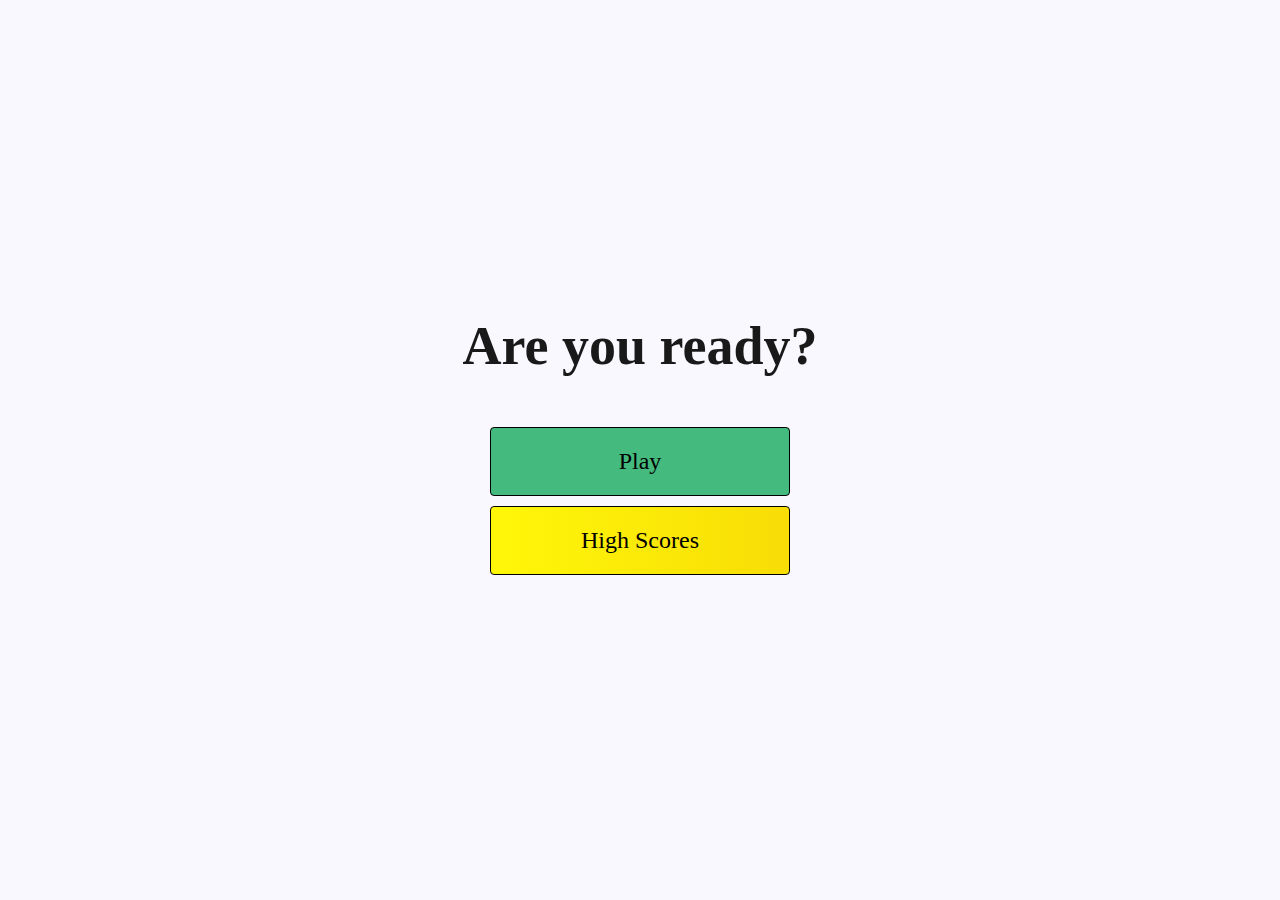
<file: index.html>
<!DOCTYPE html>
<html lang="en">
<head>
    <meta charset="UTF-8">
    <meta http-equiv="X-UA-Compatible" content="IE=edge">
    <meta name="viewport" content="width=device-width, initial-scale=1.0">

    <meta name="keywords" content="quiz, html quiz, css quiz, web quiz, web development, portfolio project, code institute portfolio project ">
    <meta name="description" content="quiz game to test the knowlwdge of HTML and CSS">

    <link rel="stylesheet" href="assets/css/style.css">
    <title>home-page</title>
</head>
<body>
    <div class="container">
        <div>
            <!--Header-->
            <header id="home" class="flex-column flex-center">
                <h1>Are you ready?</h1>
            </header>

            <!--Navigation buttons-->
            <nav class="flex-column flex-center">
                <a href="game.html" class="btn">Play</a>
                <a href="high-scores.html" id="highscore-btn" class="btn">High Scores</a>
            </nav>
        </div>
    </div>
</body>
</html>
</file>
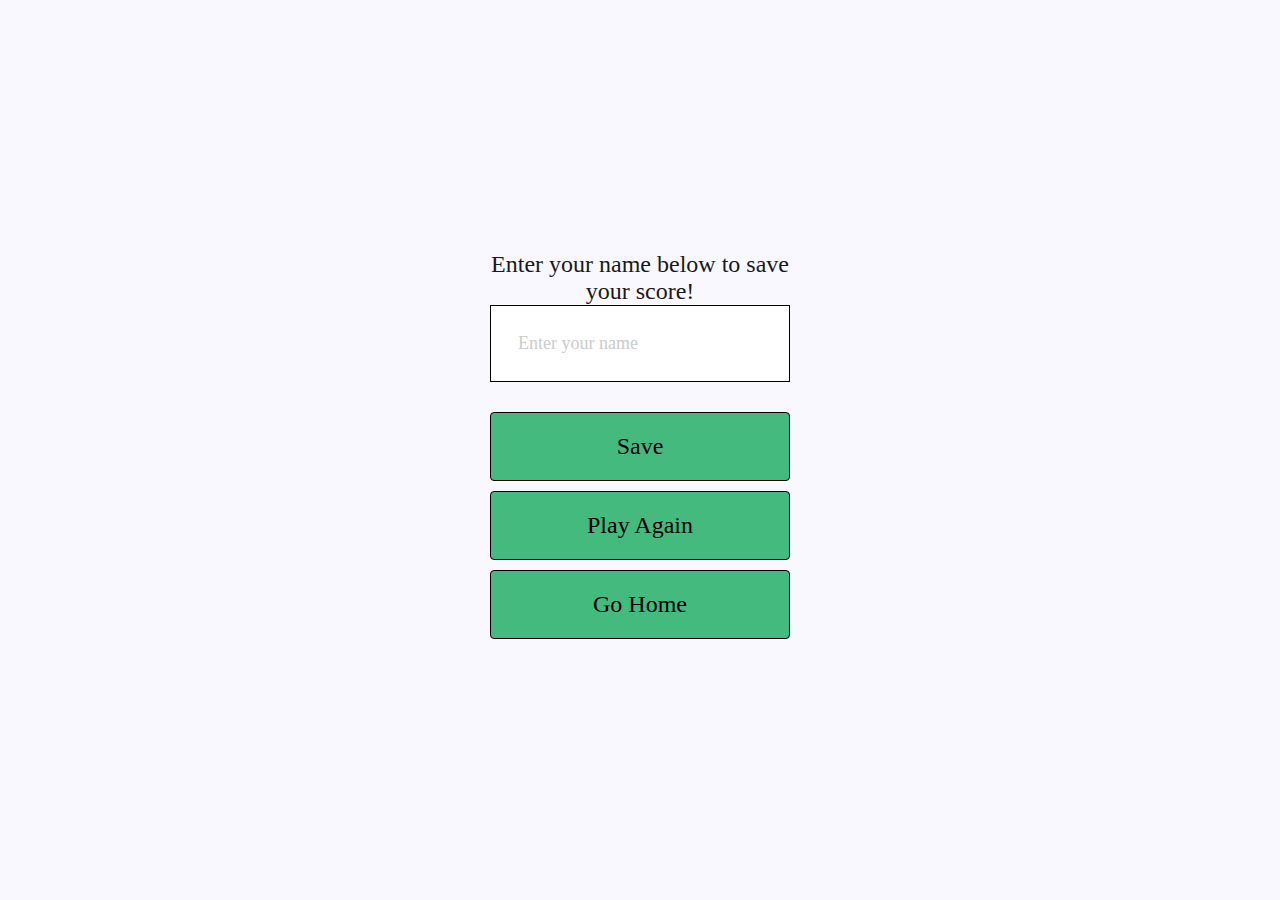
<file: form.html>
<!DOCTYPE html>
<html lang="en">
<head>
    <meta charset="UTF-8">
    <meta http-equiv="X-UA-Compatible" content="IE=edge">
    <meta name="viewport" content="width=device-width, initial-scale=1.0">

    <meta name="keywords" content="quiz, html quiz, css quiz, web quiz, web development, portfolio project, code institute's portfolio project ">
    <meta name="description" content="Quiz game to test the knowlwdge of HTML and CSS">

    <link rel="stylesheet" href="assets/css/style.css">
    
    <title>form-page</title>
</head>
<body>
    <div class="container">
        <div id="end" class="flex-column flex-center">
            <p id="final-score">0</p>
            <form  class="form-container">
                <p id="form-text">Enter your name below to save your score!</p>
                <input type="text" name="name" placeholder="Enter your name" id="username">
                <button class="btn" id="save-score-btn" type="submit" onclick="saveHighScore(event)" disabled>Save</button>
            </form>
            <a href="game.html" class="btn">Play Again</a>
            <a href="index.html" class="btn">Go Home</a>
        </div>
    </div>
    <script src="assets/js/form.js"></script>
</body>
</html>
</file>
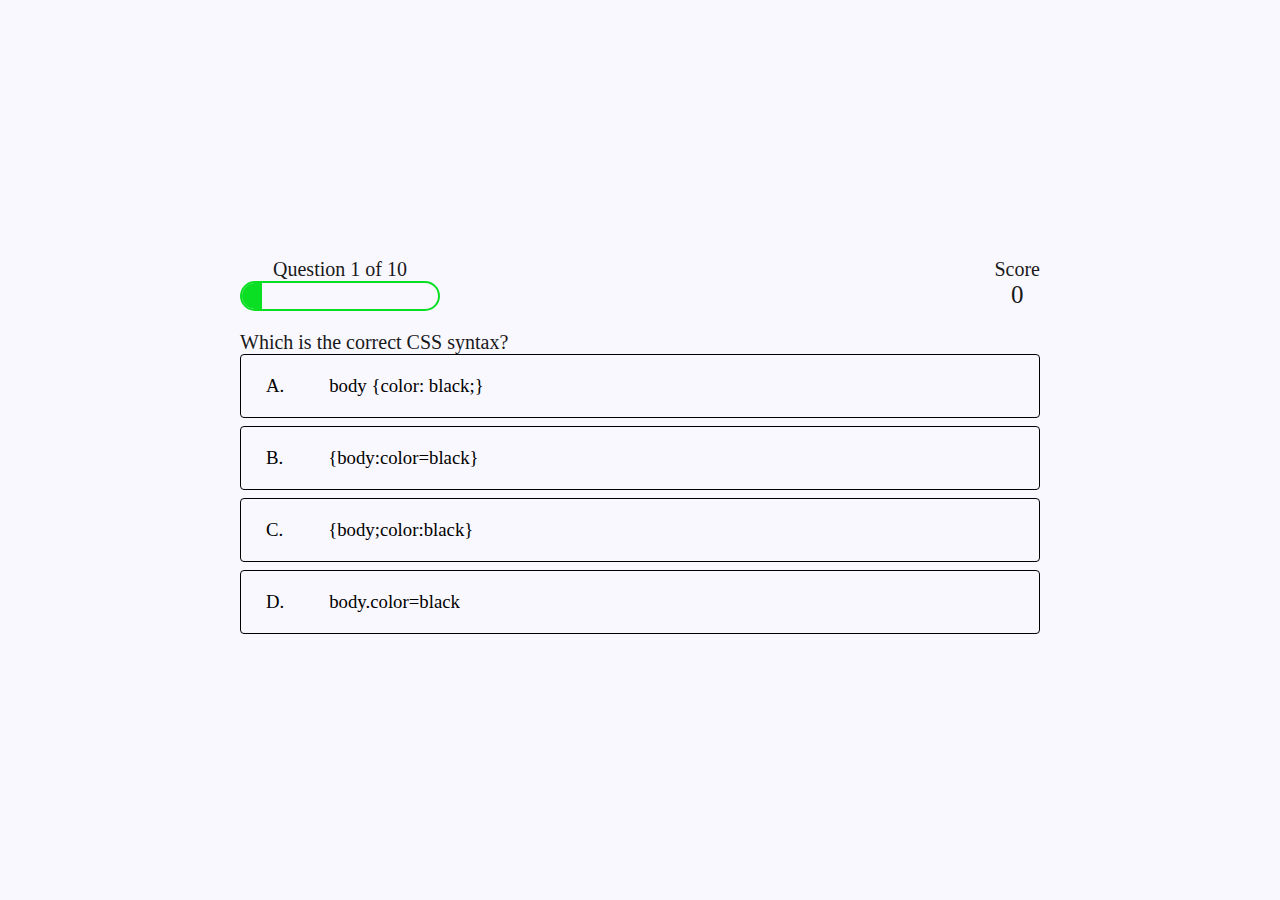
<file: game.html>
<!DOCTYPE html>
<html lang="en">
<head>
    <meta charset="UTF-8">
    <meta http-equiv="X-UA-Compatible" content="IE=edge">
    <meta name="viewport" content="width=device-width, initial-scale=1.0">

    <meta name="keywords" content="quiz, html quiz, css quiz, web quiz, web development, portfolio project, code institute portfolio project ">
    <meta name="description" content="quiz game to test the knowlwdge of HTML and CSS">

    <link rel="stylesheet" href="assets/css/style.css">
    <link rel="stylesheet" href="assets/css/game.css">
    
    <title>game-page</title>
</head>
<body>
    <div class="container">
        <div id="game" class="justify-center flex-column">
            <div id="hud">
                <div class="hud-item">
                    <p id="progress-text" class="hud-prefix">
                        Question
                    </p>
                    <div id="progress-bar">
                        <div id="progress-bar-full"></div>
                    </div>
                </div>
               
                <div class="hud-item">
                    <p class="hud-prefix" id="score-text">Score</p>
                    <p class="hud-main-text" id="score">0</p>
                </div>
            </div>
            <div id="question">What is the Answer to this question</div>
            <div id="choice">
                <div class="choice-container">
                    <p class="choice-prefix">A.</p>
                    <p class="choice-text" data-number="1">choice 1</p>
                </div>
                <div class="choice-container">
                    <p class="choice-prefix">B.</p>
                    <p class="choice-text" data-number="2">choice 2</p>
                </div>
                <div class="choice-container">
                    <p class="choice-prefix">C.</p>
                    <p class="choice-text" data-number="3">choice 3</p>
                </div>
                <div class="choice-container">
                    <p class="choice-prefix">D.</p>
                    <p class="choice-text" data-number="4">choice 4</p>
                </div>
            </div>
        </div>
    </div>
    <script src="assets/js/game.js"></script>
</body>
</html>
</file>
<file: assets/css/style.css>
/*Initialize the default setting*/

* {
    box-sizing: border-box;
    margin: 0;
    padding: 0;
    font-size: 62.5%;
    font-family: 'Nova Square', cursive;
}

h1 {
    font-size: 5.4rem;
    margin-bottom: 5rem;
    text-align: center;
}

/*Main container style*/
.container {
    width: 100vw;
    height: 100vh;
    display: flex;
    justify-content: center;
    align-items: center;
    max-width: 80 rem;
    margin: 0 auto;
    padding: 2rem;
    background-color: #FAF8FF;
    color: #191919;

}

/*Flex box*/
.flex-column {
    display: flex;
    flex-direction: column;
}

.flex-center {
    justify-content: center;
    align-items: center;
}


/*Button styling*/
.btn {

    font-size: 2.4rem;
    padding: 2rem;
    width: 30rem;
    text-align: center;
    margin-bottom: 1rem;
    text-decoration: none;
    color: #000;
    background: #44BA7E;
    border-radius: 4px;
    border: 1px solid #000;
}

/*box shadow and transition syntax adapted from youtube video"How to Make a Quiz using HTML, CSS and JavaScript" [https://www.youtube.com/watch?v=f4fB9Xg2JEY&t=277s]*/
.btn:hover {
    cursor: pointer;
    box-shadow: 0 0.4rem 1.4rem 0 rgb(299, 299, 299);
    transition: transform 150ms;
    transform: scale(1.03);
}


#highscore-btn {
    background: linear-gradient(90deg, rgb(255, 247, 9) 0%, rgb(248, 221, 6) 100%);
}


#highscore-btn:hover {
    box-shadow: 0 0.4rem 1.4rem 0 rgb(255, 255, 0, 0.5);
}

/*Form page styling*/

.form-container {
    width: 100%;
    display: flex;
    flex-direction: column;
    align-items: center;
    max-width: 30rem;
}

input {
    margin-bottom: 1rem;
    width: 20rem;
    padding: 1.5em;
    font-size: 1.8rem;
    border: 1px solid #000;
}


input::placeholder {
    color: #ccc;
}

#username {
    margin-bottom: 3rem;
    width: 100%;
    outline: none;
}

#form-text {
    font-size: 2.4rem;
    color: #191919;
    text-align: center;
}

#final-score {
    font-size: 3rem;
}

/*High scores css*/

#high-scores-list {
    list-style: none;
    margin-bottom: 3rem;
}

.high-score {
    font-size: 2.8rem;
    margin-bottom: 0.5rem;
}

/*Media Query*/

@media screen and (max-width: 1200px){
    .container {
        margin-right: 0;
        margin-left: 0;
        padding: 0;
    }

    .btn {
        width: 25rem;
    }
}
</file>
<file: assets/css/game.css>
/* Heads up Display*/

#hud {
    display: flex;
    justify-content: space-between;
    box-sizing: border-box;
}

.hud-prefix {
    text-align: center;
    font-size: 2rem;
}

.hud-main-text {
    text-align: center;
}

#score{
    font-size: 2.5rem;
}

#question {
    font-size: 2rem;
}

/*Question progression bar*/
#progress-bar {
    width: 20rem;
    height: 3rem;
    border: 0.2rem solid rgb(11, 223, 36);
    margin-bottom: 2rem;
    border-radius: 20px;
    overflow: hidden;
}

#progress-bar-full {
    height: 100%;
    background: rgb(11, 223, 36);
    width: 0%;
}



/* Chice container */
.choice-container {
    color: #000;
    display: flex;
    margin-bottom: 0.8rem;
    width: 100%;
    border: 1px solid #000;
    border-radius: 4px;
    font-size: 3rem;
    min-width: 80rem;

}

.choice-container:hover {
    cursor: pointer;
    transition: transform 100ms;
    transform: scale(1.02);
}

.choice-prefix {
    padding: 2rem 2.5rem;
}

.choice-text {
    padding: 2rem;
    width: 100%;
}

.correct {
    background: linear-gradient(32deg, rgba(11, 223, 36) 0%, rgba(41, 232, 111) 100%);
}

.incorrect {
    background: linear-gradient(32deg, rgba(230, 29, 1) 0%, rgba(224, 11, 11, 1) 100%);
}

/*Media Query*/

@media screen and (max-width: 1200px) {
    .choice-container {
        min-width: 40rem;       
    }

    #question {
        font-size: 2rem;
    }

    .choice-text{
        width: 95%;
        font-size: 1.5rem;
    }

    .hud-prefix{
        font-size: 1.5rem;
    }

    #hud {
        margin-top: 40px;
    }

    #progress-bar {
        width: 15rem;
    }

    #score, #question {
        font-size: 2rem;}
}

@media screen and (max-width: 768px) {

    .hud-item {
        max-width: 25%;
    }

    .choice-container {
        min-width: 25rem;
        max-width: 32rem;       
    }

    .choice-text {
        max-width: 25rem;
        font-size: 1.5rem;
        padding: 10px;
    }

    #progress-text {
        padding-left: 10px;
        text-align: left;
        font-size: 1rem;
    }

    #question {
        font-size: 1.5rem;
        padding-left: 10px;
        max-width: 300px;
    }


    #score, #score-text {
        padding-right: 10px;

    }

    #score {
        font-size: 2rem;
    }

    .choice-prefix{
        padding: 10px;
        font-size: 1.5rem;
    }
}
</file>
